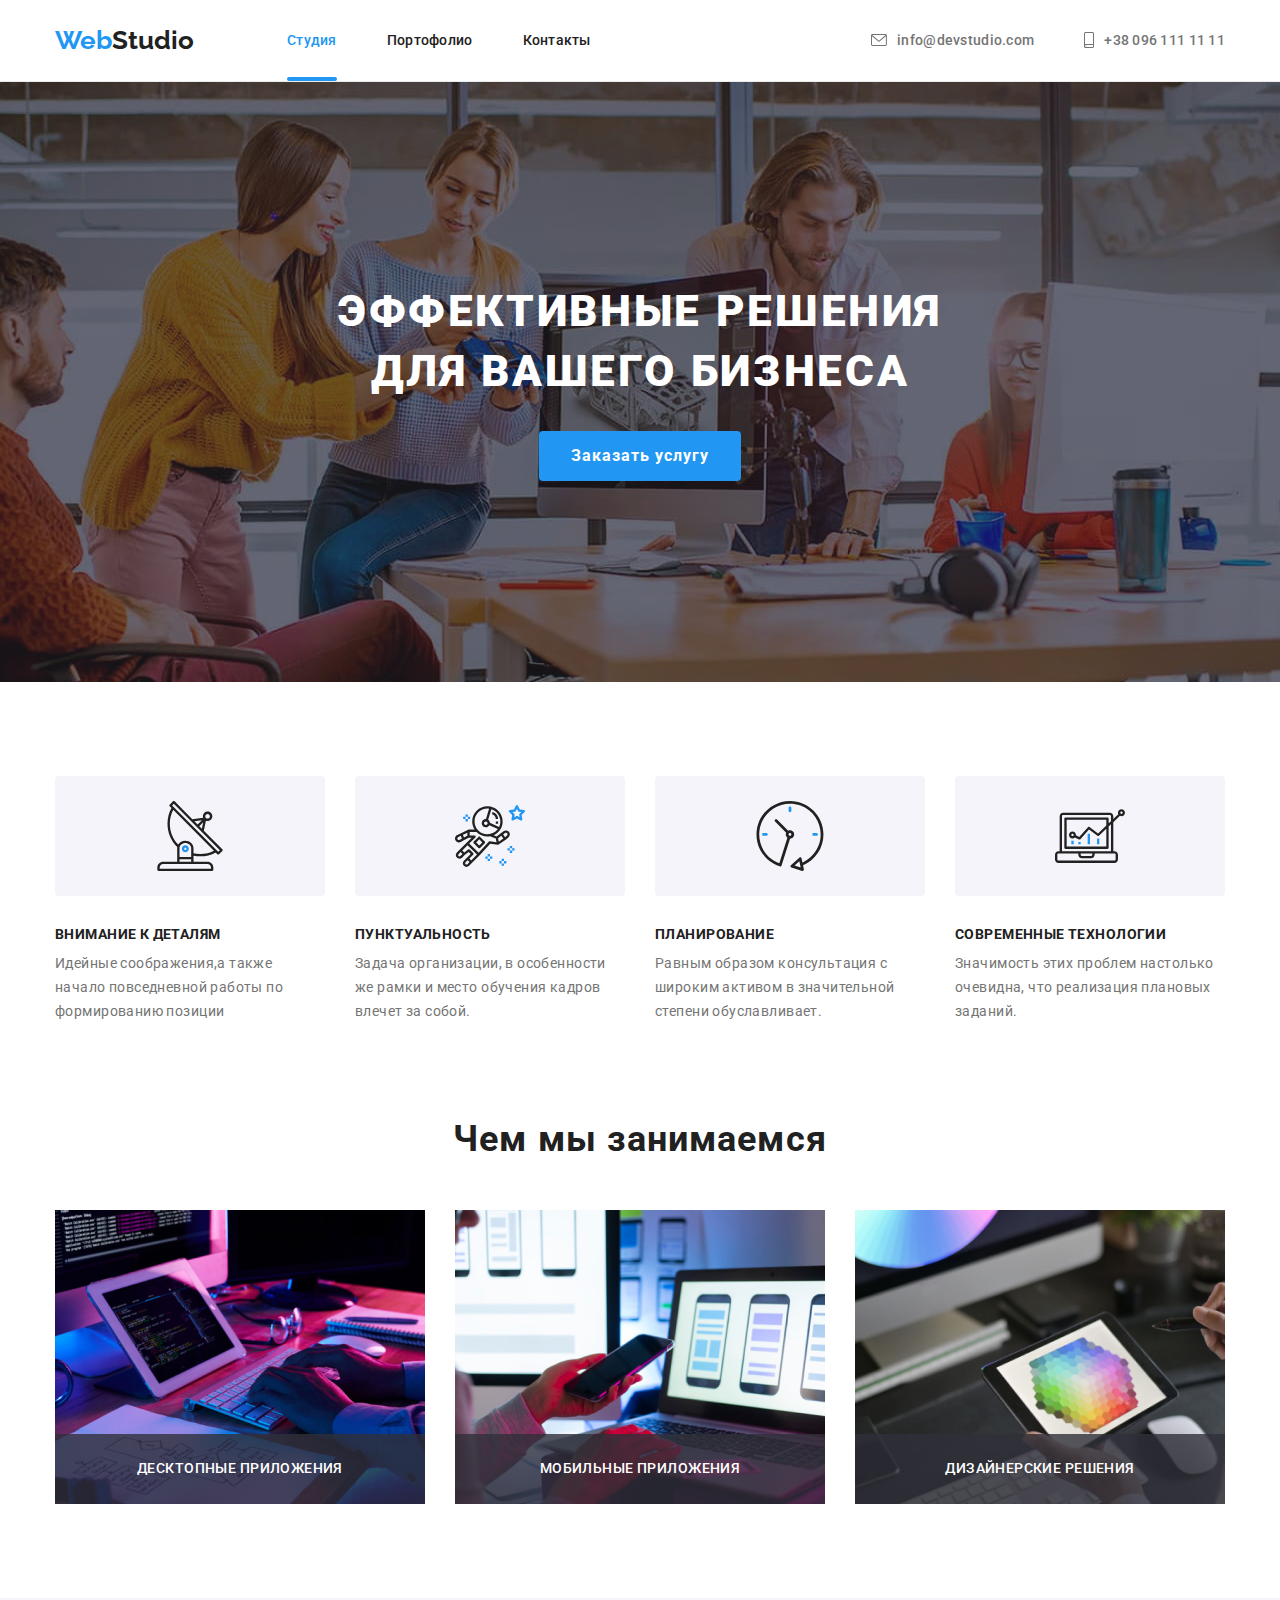
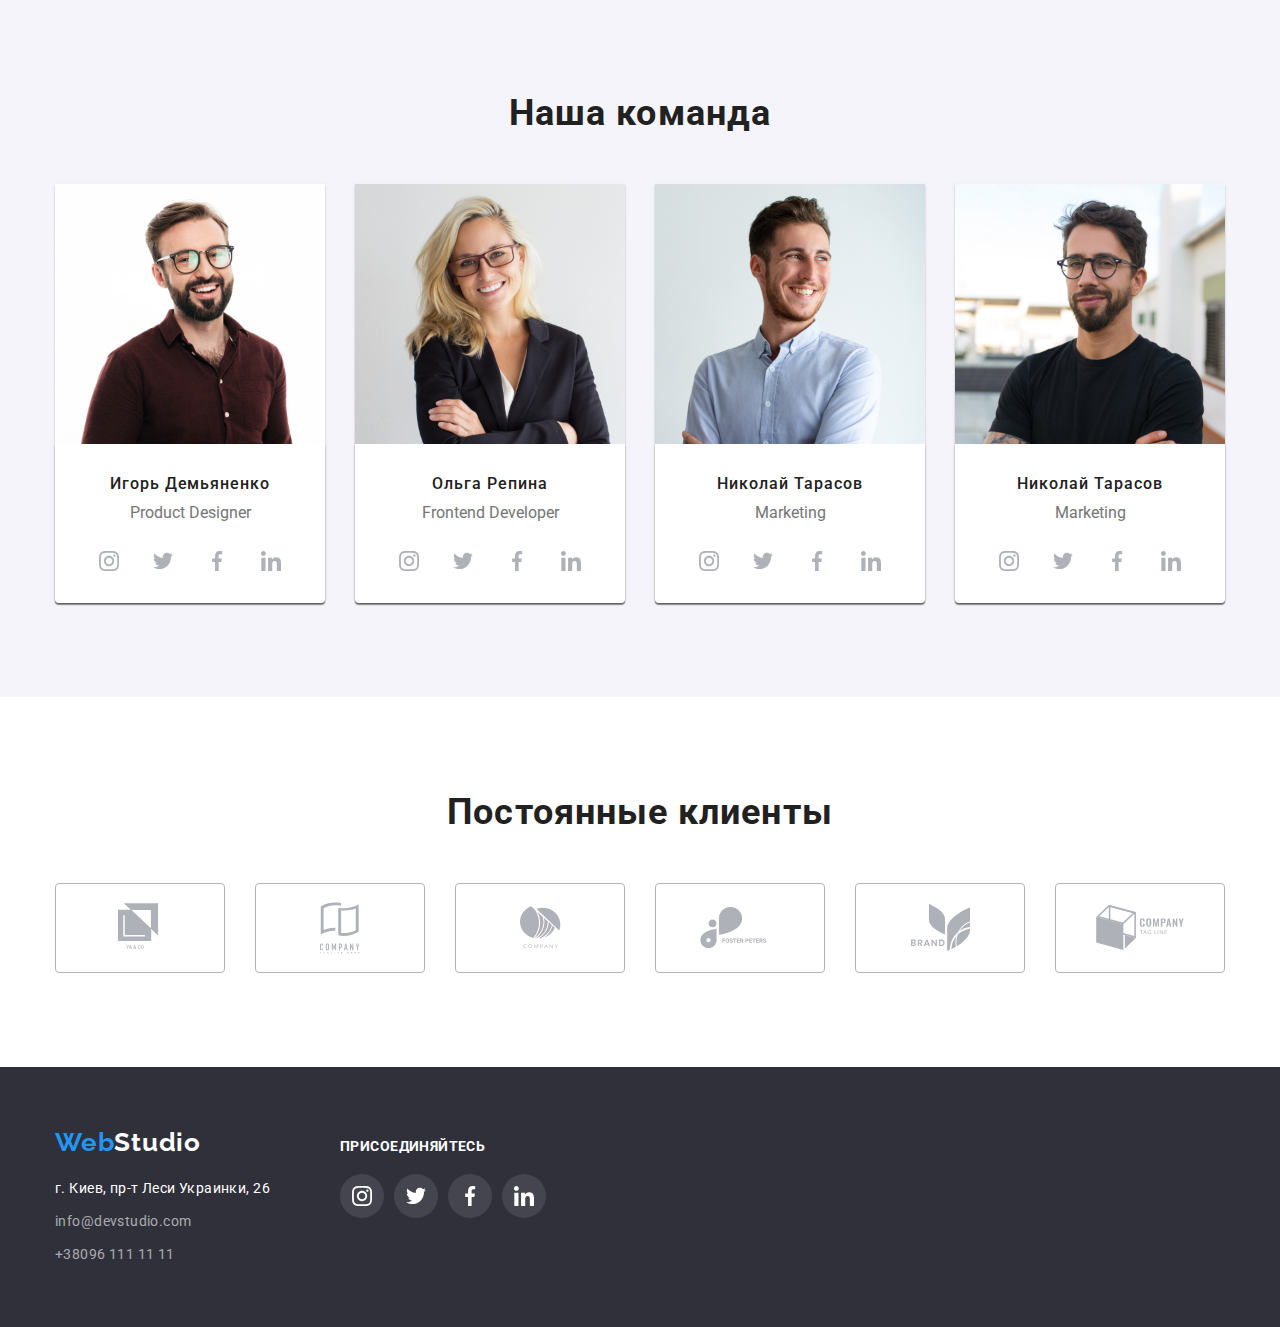
<file: index.html>
<!DOCTYPE html>
<html lang="ru">
  <head>
    <meta charset="UTF-8" />
    <meta name="viewport" content="width=device-width, initial-scale=1.0" />
    <title>WebStudio</title>
    <link rel="preconnect" href="https://fonts.gstatic.com" />
    <link
      href="https://fonts.googleapis.com/css2?family=Raleway:wght@700&family=Roboto:wght@400;500;700;900&display=swap"
      rel="stylesheet"
    />
    <link
      rel="stylesheet"
      href="https://cdnjs.cloudflare.com/ajax/libs/modern-normalize/1.0.0/modern-normalize.min.css"
    />
    <link rel="stylesheet" href="./css/modern-normalize.css">
    <link rel="stylesheet" href="./css/style.css" />
  </head>
  <body>
    <!-- HEADER -->
    <header class="header">
      <div class="container header-container">
        <nav class="header-navigation">
          <a href="./index.html" lang="en" class="header-logo"
            ><span class="logo-decor">Web</span>Studio</a>
          <ul class="header-nav-list">
            <a class="header-nav-link current" href="#">Студия</a></li>
            <li>
              <a class="header-nav-link" href="./portfolio.html">Портофолио</a>
            </li>
            <li><a class="header-nav-link" href="#">Контакты</a></li>
          </ul>
        </nav>
        <ul class="header-contacts">
          <li class="header-contact">
            <a class="header-contact" href="mailto:info@devstudio.com">
              <svg class="mail-icon" width="16" height="12">
                <use href="./images/icons.svg#icon-mail1"></use>
              </svg>
              info@devstudio.com</a>
          </li>
          <li  class="header-contact">
            <a class="header-contact" href="tel:+380961111111">
              <svg class="mail-icon" width="10" height="16">
                <use href="./images/icons.svg#icon-smartphone1"></use>
              </svg>
              +38 096 111 11 11</a
            >
          </li>
        </ul>
      </div>
    </header>

  <main>
    <section class="hero">
      <div class="container">
        <h1 class="title">Эффективные решения<br>для вашего бизнеса</h1>
        <button class="hero-btn" type="button" data-modal-open>Заказать услугу</button>
      </div>
    </section>
    <section class="section-advantages">
      <div class="container">
        <ul class="advantages-paragraph">
          <li class="advantages-item">
            <div class="adv-icons">
            <svg class="adv-svg" width="70" height="70">
              <use href="./images/icons.svg#icon-antenna" ></use>
            </svg>
          </div>
            <h3 class="advantages">Внимание к деталям</h3>
            <p class="text-advantages">Идейные соображения,а также<br>начало повседневной работы
              по<br>формированию позиции</p>
          </li>
          <li class="advantages-item">
            <div class="adv-icons">
              <svg class="adv-svg" width="70" height="70">
                <use href="./images/icons.svg#icon-astronaut"></use>
              </svg>
            </div>
            <h3 class="advantages">Пунктуальность</h3>
            <p class="text-advantages">Задача организации, в особенности<br>же рамки и место обучения
              кадров<br>влечет за собой.</p>
          </li>
          <li class="advantages-item">
            <div class="adv-icons">
              <svg class="adv-svg" width="70" height="70">
                <use href="./images/icons.svg#icon-clock"></use>
              </svg>
            </div>
            <h3 class="advantages">Планирование</h3>
            <p class="text-advantages">Равным образом консультация с<br>широким активом в
              значительной<br>степени обуславливает.</p>
          </li>
          <li class="advantages-item">
            <div class="adv-icons">
              <svg class="adv-svg" width="70" height="70">
                <use href="./images/icons.svg#icon-diagram"></use>
              </svg>
            </div>
            <h3 class="advantages">Современные технологии</h3>
            <p class="text-advantages">Значимость этих проблем настолько<br>очевидна, что реализация
              плановых<br>заданий.</p>
          </li>
        </ul>
      </div>
    </section>
    <section class="we-doing">
      <div class="container">
        <h2 class="sect-header">Чем мы занимаемся</h2>
        <ul class="advantages-img">
          <li class="img-items">
            <div class="advantages-thumb">
            <img src="./images/img1.jpg" alt="img1" width="370" height="294">
            <div class="adv-img-text">Десктопные приложения</div>
          </div></li>
          <li class="img-items">
            <div class="advantages-thumb">
            <img src="./images/img2.jpg" alt="img2" width="370" height="294">
            <div class="adv-img-text">Мобильные приложения</div>
          </div></li>
          <li class="img-items">
            <div class="advantages-thumb">
            <img src="./images/img3.jpg" alt="img3" width="370" height="294">
            <div class="adv-img-text">Дизайнерские решения</div>
          </div></li>
        </ul>
      </div>
    </section>
    <section class="team">
      <div class="team-container container">
        <h2 class="team-title">Наша команда</h2>
        <ul class="team-list">
          <li class="team-list-item">
            <img src="./images/img4.jpg" alt="Игорь Демьяненко" width="270" height="260">
            <div class="team-name">
              <h3 class="team-title-name">Игорь Демьяненко</h3>
              <p class="team-text" lang="en">Product Designer</p>
              <ul class="team-contacts">
              <li class="team-contacts-item">
                <a href="https://instagram.com" class="team-contacts-link" target="_blank">
                  <svg class="team-cont-svg" width="20" height="20">
                    <use href="./images/icons.svg#icon-instagram1"></use>
                  </svg>
                </a>
              </li>
              <li class="team-contacts-item">
                <a href="https://twitter.com/?lang=uk" class="team-contacts-link" target="_blank">
                  <svg class="team-cont-svg" width="20" height="20">
                    <use href="./images/icons.svg#icon-twitter-icon1"></use>
                  </svg>
                </a>
              </li>
              <li class="team-contacts-item">
                <a href="https://www.facebook.com/" class="team-contacts-link" target="_blank">
                  <svg class="team-cont-svg" width="20" height="20">
                    <use href="./images/icons.svg#icon-facebook1"></use>
                  </svg>
                </a>
              </li>
              <li class="team-contacts-item">
                <a href="https://www.linkedin.com/" class="team-contacts-link" target="_blank">
                  <svg class="team-cont-svg" width="20" height="20">
                    <use href="./images/icons.svg#icon-linkedin-icon1"></use>
                  </svg>
                </a>
              </li>
              </ul>
            </div>
          </li>
          <li class="team-list-item">
            <img src="./images/img5.jpg" alt="Ольга Репина" width="270" height="260">
            <div class="team-name">
              <h3 class="team-title-name">Ольга Репина</h3>
              <p class="team-text" lang="en">Frontend Developer</p>
              <ul class="team-contacts">
              
                <li class="team-contacts-item">
                  <a href="https://instagram.com" class="team-contacts-link" target="_blank">
                    <svg class="team-cont-svg" width="20" height="20">
                      <use href="./images/icons.svg#icon-instagram1"></use>
                    </svg>
                  </a>
                </li>
                
                <li class="team-contacts-item">
                  <a href="https://twitter.com/?lang=uk" class="team-contacts-link" target="_blank">
                    <svg class="team-cont-svg" width="20" height="20">
                      <use href="./images/icons.svg#icon-twitter-icon1"></use>
                    </svg>
                  </a>
                </li>
                
                <li class="team-contacts-item">
                  <a href="https://www.facebook.com/" class="team-contacts-link" target="_blank">
                    <svg class="team-cont-svg" width="20" height="20">
                      <use href="./images/icons.svg#icon-facebook1"></use>
                    </svg>
                  </a>
                </li>
                
                <li class="team-contacts-item">
                  <a href="https://www.linkedin.com/" class="team-contacts-link" target="_blank">
                    <svg class="team-cont-svg" width="20" height="20">
                      <use href="./images/icons.svg#icon-linkedin-icon1"></use>
                    </svg>
                  </a>
                </li>
              </ul>
            </div>
          </li>
          <li class="team-list-item">
            <img src="./images/img6.jpg" alt="Николай Тарасов" width="270" height="260">
            <div class="team-name">
              <h3 class="team-title-name">Николай Тарасов</h3>
              <p class="team-text" lang="en">Marketing</p>
              <ul class="team-contacts">
              
                <li class="team-contacts-item">
                  <a href="https://instagram.com" class="team-contacts-link" target="_blank">
                    <svg class="team-cont-svg" width="20" height="20">
                      <use href="./images/icons.svg#icon-instagram1"></use>
                    </svg>
                  </a>
                </li>
                
                <li class="team-contacts-item">
                  <a href="https://twitter.com/?lang=uk" class="team-contacts-link" target="_blank">
                    <svg class="team-cont-svg" width="20" height="20">
                      <use href="./images/icons.svg#icon-twitter-icon1"></use>
                    </svg>
                  </a>
                </li>
                
                <li class="team-contacts-item">
                  <a href="https://www.facebook.com/" class="team-contacts-link" target="_blank">
                    <svg class="team-cont-svg" width="20" height="20">
                      <use href="./images/icons.svg#icon-facebook1"></use>
                    </svg>
                  </a>
                </li>
                
                <li class="team-contacts-item">
                  <a href="https://www.linkedin.com/" class="team-contacts-link" target="_blank">
                    <svg class="team-cont-svg" width="20" height="20">
                      <use href="./images/icons.svg#icon-linkedin-icon1"></use>
                    </svg>
                  </a>
                </li>
              </ul>
            </div>
          </li>
          <li class="team-list-item">
            <img src="./images/img7.jpg" alt="Михаил Ермаков" width="270" height="260">
            <div class="team-name">
              <h3 class="team-title-name">Николай Тарасов</h3>
              <p class="team-text" lang="en">Marketing</p>
              <ul class="team-contacts">
              
                <li class="team-contacts-item">
                  <a href="https://instagram.com" class="team-contacts-link" target="_blank">
                    <svg class="team-cont-svg" width="20" height="20">
                      <use href="./images/icons.svg#icon-instagram1"></use>
                    </svg>
                  </a>
                </li>
                
                <li class="team-contacts-item">
                  <a href="https://twitter.com/?lang=uk" class="team-contacts-link" target="_blank">
                    <svg class="team-cont-svg" width="20" height="20">
                      <use href="./images/icons.svg#icon-twitter-icon1"></use>
                    </svg>
                  </a>
                </li>
                
                <li class="team-contacts-item">
                  <a href="https://www.facebook.com/" class="team-contacts-link" target="_blank">
                    <svg class="team-cont-svg" width="20" height="20">
                      <use href="./images/icons.svg#icon-facebook1"></use>
                    </svg>
                  </a>
                </li>
                
                <li class="team-contacts-item">
                  <a href="https://www.linkedin.com/" class="team-contacts-link" target="_blank">
                    <svg class="team-cont-svg" width="20" height="20">
                      <use href="./images/icons.svg#icon-linkedin-icon1"></use>
                    </svg>
                  </a>
                </li>
              </ul>
            </div>
          </li>
        </ul>
      </div>
    </section>
    <section class="clients">
      <div class="container">
        <h2 class="sect-header">Постоянные клиенты</h2>
        <ul class="clients-list">
          <li class="clients-item">
            <a href="#" class="clients-link" target="_blank">
              <svg class="clients-svg" width="44.27" height="49.23">
                <use href="./images/icons.svg#icon-logo1"></use>
              </svg>
            </a>
          </li>
          <li class="clients-item">
            <a href="#" class="clients-link" target="_blank">
              <svg class="clients-svg" width="40" height="52">
                <use href="./images/icons.svg#icon-logo2"></use>
              </svg>
            </a>
          </li>
          <li class="clients-item">
            <a href="#" class="clients-link" target="_blank">
              <svg class="clients-svg" width="41" height="42.6">
                <use href="./images/icons.svg#icon-logo3"></use>
              </svg>
            </a>
          </li>
          <li class="clients-item">
            <a href="#" class="clients-link" target="_blank">
              <svg class="clients-svg" width="79.66" height="42.02">
                <use href="./images/icons.svg#icon-logo4"></use>
              </svg>
            </a>
          </li>
          <li class="clients-item">
            <a href="#" class="clients-link" target="_blank">
              <svg class="clients-svg" width="59" height="47">
                <use href="./images/icons.svg#icon-logo5"></use>
              </svg>
            </a>
          </li>
          <li class="clients-item">
            <a href="#" class="clients-link" target="_blank">
              <svg class="clients-svg" width="88.48" height="45.44">
                <use href="./images/icons.svg#icon-logo6"></use>
              </svg>
            </a>
          </li>
        </ul>
      </div>
    </section>
  </main>
  <footer class="footer" id="contacts">
    <div class="container footer-container">
      <div class="main-footer">
        <a href="./index.html" class="logo"><span class="web">Web</span>Studio</a>
        <address>
          <p class="address">г. Киев, пр-т Леси Украинки, 26</p>
          <ul class="contacts-foot">
            <li>
              <a href="mailto:info@devstudio.com">info@devstudio.com</a>
            </li>
            <li>
              <a href="tel:+380961111111">+38096 111 11 11</a>
            </li>
          </ul>
        </address>
      </div>
      <div class="follow-us">
        <h2 class="follow-us-title">присоединяйтесь</h2>
        <ul class="footer-contact-list">
          <li class="footer-contact-item">
            <a href="https://instagram.com" class="footer-contact-link" target="_blank">
              <svg class="footer-contact-svg" width="20" height="20">
                <use href="./images/icons.svg#icon-instagram1"></use>
              </svg>
            </a>
          </li>
          <li class="footer-contact-item">
            <a href="https://twitter.com" class="footer-contact-link" target="_blank">
              <svg class="footer-contact-svg" width="20" height="20">
                <use href="./images/icons.svg#icon-twitter-icon1"></use>
              </svg>
            </a>
          </li>
          <li class="footer-contact-item">
            <a href="https://facebook.com" class="footer-contact-link" target="_blank">
              <svg class="footer-contact-svg" width="20" height="20">
                <use href="./images/icons.svg#icon-facebook1"></use>
              </svg>
            </a>
          </li>
          <li class="footer-contact-item">
            <a href="https://linkedin.com" class="footer-contact-link" target="_blank">
              <svg class="footer-contact-svg" width="20" height="20">
                <use href="./images/icons.svg#icon-linkedin-icon1"></use>
              </svg>
            </a>
          </li>
        </ul>
      </div>
    </div>
  </footer>

  <div class="backdrop is-hidden" data-modal>
    <div class="modal">
      <button class="close-btn" data-modal-close>
        <svg class="close-btn-svg" width="11" height="11">
          <use href="./images/icons.svg#vector"></use>
        </svg>
      </button>
    </div>
  </div>
  <script src="./js/modal.js"></script>
  </body>
</html>
</file>
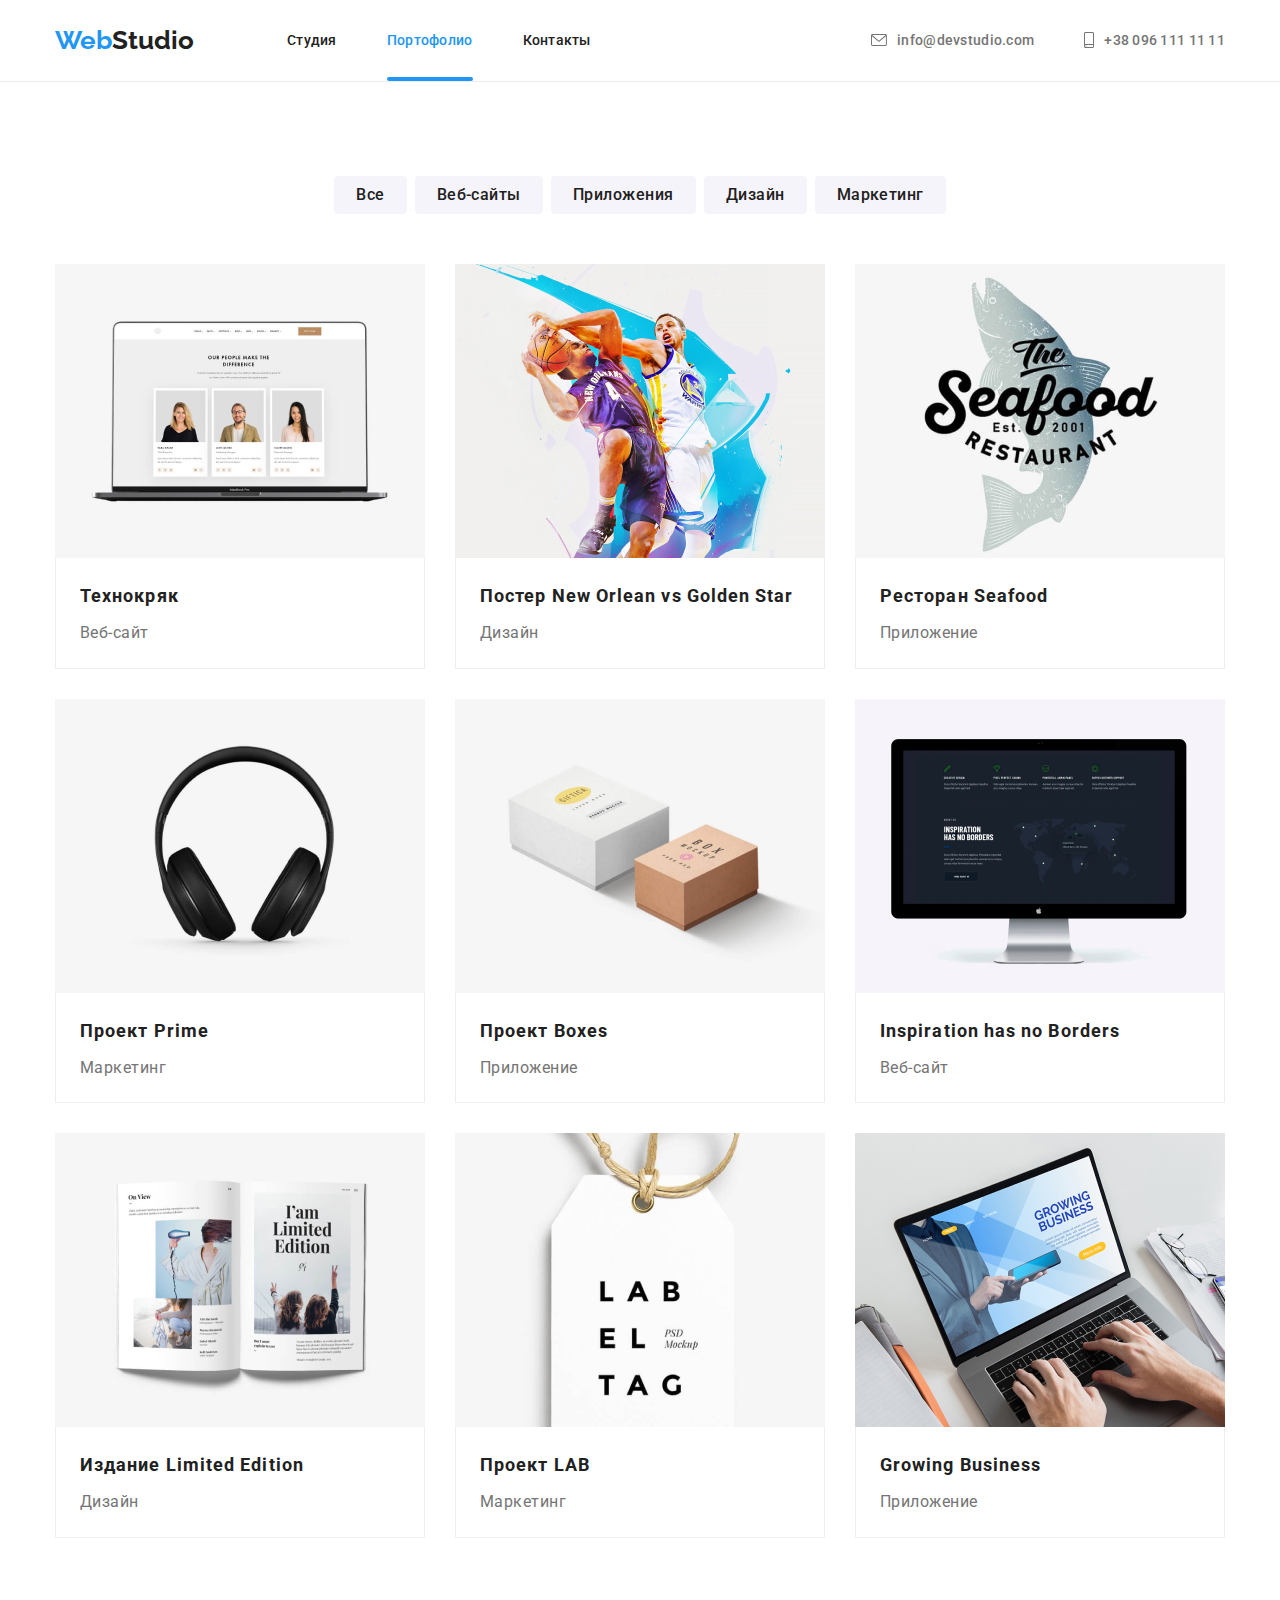
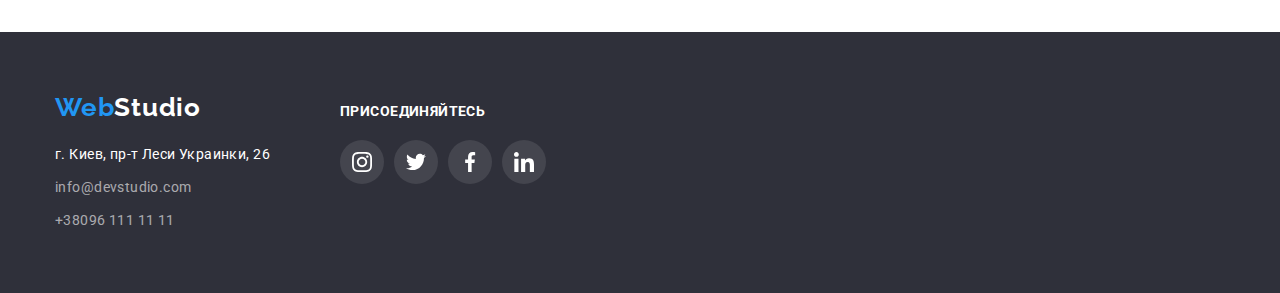
<file: portfolio.html>
<!DOCTYPE html>
<html lang="ru">
<head>
    <meta charset="UTF-8">
    <meta http-equiv="X-UA-Compatible" content="IE=edge">
    <meta name="viewport" content="width=device-width, initial-scale=1.0">
    <title>Portfolio</title>
    <link rel="preconnect" href="https://fonts.gstatic.com" />
    <link href="https://fonts.googleapis.com/css2?family=Raleway:wght@700&family=Roboto:wght@400;500;700;900&display=swap"
        rel="stylesheet" />
    <link rel="stylesheet" href="https://cdnjs.cloudflare.com/ajax/libs/modern-normalize/1.0.0/modern-normalize.min.css" />
    <link rel="stylesheet" href="./css/modern-normalize.css">
    <link rel="stylesheet" href="./css/style.css" />
    </head>
    
    <body>
        <header class="header">
            <div class="container header-container">
                <nav class="header-navigation">
                    <a href="./index.html" lang="en" class="header-logo"><span class="logo-decor">Web</span>Studio</a>
                    <ul class="header-nav-list">
                        <li><a class="header-nav-link " href="./index.html">Студия</a></li>
                        <li>
                            <a class="header-nav-link current" href="./portfolio.html">Портофолио</a>
                        </li>
                        <li><a class="header-nav-link" href="#">Контакты</a></li>
                    </ul>
                </nav>
                <ul class="header-contacts">
                    <li class="header-contact">
                        <a class="header-contact" href="mailto:info@devstudio.com">
                            <svg class="mail-icon" width="16" height="12">
                                <use href="./images/icons.svg#icon-mail1"></use>
                            </svg>
                            info@devstudio.com</a>
                    </li>
                    <li class="header-contact">
                        <a class="header-contact" href="tel:+380961111111">
                            <svg class="mail-icon" width="10" height="16">
                                <use href="./images/icons.svg#icon-smartphone1"></use>
                            </svg>
                            +38 096 111 11 11</a>
                    </li>
                </ul>
            </div>
        </header>
        <main>
            <section class="portfolio">
                <div class="container">
                    <!-- <h2></h2> -->
                    <ul class="active-btn">
                        <li>
                            <button class="portfolio-btn" id="active">Все</button>
                        </li>
                        <li>
                            <button class="portfolio-btn">Веб-сайты</button>
                        </li>
                        <li>
                            <button class="portfolio-btn">Приложения</button>
                        </li>
                        <li>
                            <button class="portfolio-btn">Дизайн</button>
                        </li>
                        <li>
                            <button class="portfolio-btn">Маркетинг</button>
                        </li>
                    </ul>
                        <ul class="card-set">
                            <li class="item">
                                <div class="thumb">
                                <img src="./images/технокряк.jpg" alt="Технокряк" width="370" height="294">
                                <div class="overlay">Технокряк это современная площадка распространения
                                    коронавируса. Компании используют эту платформу для
                                    цифрового шпионажа и атак на защищённые сервера конкурентов.</div></div>
                                <div class="port-cards">
                                    <h3 class="port-img">Технокряк</h3>
                                    <p class="port-img-text">Веб-сайт</p>
                                </div>
                            </li>
                            <li class="item">
                                <div class="thumb">
                                <img src="./images/постер-star.jpg" alt="Постер New Orlean vs Golden Star" width="370" height="294">
                                <div class="overlay">Технокряк это современная площадка распространения
                                    коронавируса. Компании используют эту платформу для
                                    цифрового шпионажа и атак на защищённые сервера конкурентов.</div></div>
                                <div class="port-cards">
                                    <h3 class="port-img">Постер New Orlean vs Golden Star</h3>
                                    <p class="port-img-text">Дизайн</p>
                                </div>
                            </li>
                            <li class="item">
                                <div class="thumb">
                                <img src="./images/ресторан.jpg" alt="Ресторан Seafood" width="370" height="294">
                                <div class="overlay">Технокряк это современная площадка распространения
                                    коронавируса. Компании используют эту платформу для
                                    цифрового шпионажа и атак на защищённые сервера конкурентов.</div></div>
                                <div class="port-cards">
                                    <h3 class="port-img">Ресторан Seafood</h3>
                                    <p class="port-img-text">Приложение</p>
                                </div>
                            </li>
                            <li class="item">
                                <div class="thumb">
                                <img src="./images/проект-prime.jpg" alt="Проект Prime" width="370" height="294">
                                <div class="overlay">Технокряк это современная площадка распространения
                                    коронавируса. Компании используют эту платформу для
                                    цифрового шпионажа и атак на защищённые сервера конкурентов.</div></div>
                                <div class="port-cards">
                                    <h3 class="port-img">Проект Prime</h3>
                                    <p class="port-img-text">Маркетинг</p>
                                </div>
                            </li>
                            <li class="item">
                                <div class="thumb">
                                <img src="./images/проект-boxes.jpg" alt="Проект Boxes" width="370" height="294">
                                <div class="overlay">Технокряк это современная площадка распространения
                                    коронавируса. Компании используют эту платформу для
                                    цифрового шпионажа и атак на защищённые сервера конкурентов.</div></div>
                                <div class="port-cards">
                                    <h3 class="port-img">Проект Boxes</h3>
                                    <p class="port-img-text">Приложение</p>
                                </div>
                            </li>
                            <li class="item">
                                <div class="thumb">
                                <img src="./images/inspiration.jpg" alt="Inspiration has no Borders" width="370" height="294">
                                <div class="overlay">Технокряк это современная площадка распространения
                                    коронавируса. Компании используют эту платформу для
                                    цифрового шпионажа и атак на защищённые сервера конкурентов.</div></div>
                                <div class="port-cards">
                                    <h3 class="port-img">Inspiration has no Borders</h3>
                                    <p class="port-img-text">Веб-сайт</p>
                                </div>
                            </li>
                            <li class="item">
                                <div class="thumb">
                                <img src="./images/издание.jpg" alt="Издание Limited Edition" width="370" height="294">
                                <div class="overlay">Технокряк это современная площадка распространения
                                    коронавируса. Компании используют эту платформу для
                                    цифрового шпионажа и атак на защищённые сервера конкурентов.</div></div>
                                <div class="port-cards">
                                    <h3 class="port-img">Издание Limited Edition</h3>
                                    <p class="port-img-text">Дизайн</p>
                                </div>
                            </li>
                            <li class="item">
                                <div class="thumb">
                                <img src="./images/проект-lab.jpg" alt="Проект LAB" width="370" height="294">
                                <div class="overlay">Технокряк это современная площадка распространения
                                    коронавируса. Компании используют эту платформу для
                                    цифрового шпионажа и атак на защищённые сервера конкурентов.</div></div>
                                <div class="port-cards">
                                    <h3 class="port-img">Проект LAB</h3>
                                    <p class="port-img-text">Маркетинг</p>
                                </div>
                            </li>
                            <li class="item">
                                <div class="thumb">
                                <img src="./images/growing.jpg" alt="Growing Business" width="370" height="294">
                                <div class="overlay">Технокряк это современная площадка распространения
                                    коронавируса. Компании используют эту платформу для
                                    цифрового шпионажа и атак на защищённые сервера конкурентов.</div></div>
                                <div class="port-cards">
                                    <h3 class="port-img">Growing Business</h3>
                                    <p class="port-img-text">Приложение</p>
                                </div>
                            </li>
                        </ul>
                    </div>
            </section>
        </main>
        <footer class="footer" id="contacts">
            <div class="container footer-container">
                <div class="main-footer">
                    <a href="./index.html" class="logo"><span class="web">Web</span>Studio</a>
                    <address>
                        <p class="address">г. Киев, пр-т Леси Украинки, 26</p>
                        <ul class="contacts-foot">
                            <li>
                                <a href="mailto:info@devstudio.com">info@devstudio.com</a>
                            </li>
                            <li>
                                <a href="tel:+380961111111">+38096 111 11 11</a>
                            </li>
                        </ul>
                    </address>
                </div>
                <div class="follow-us">
                    <h2 class="follow-us-title">присоединяйтесь</h2>
                    <ul class="footer-contact-list">
                        <li class="footer-contact-item">
                            <a href="https://instagram.com" class="footer-contact-link" target="_blank">
                                <svg class="footer-contact-svg" width="20" height="20">
                                    <use href="./images/icons.svg#icon-instagram1"></use>
                                </svg>
                            </a>
                        </li>
                        <li class="footer-contact-item">
                            <a href="https://twitter.com" class="footer-contact-link" target="_blank">
                                <svg class="footer-contact-svg" width="20" height="20">
                                    <use href="./images/icons.svg#icon-twitter-icon1"></use>
                                </svg>
                            </a>
                        </li>
                        <li class="footer-contact-item">
                            <a href="https://facebook.com" class="footer-contact-link" target="_blank">
                                <svg class="footer-contact-svg" width="20" height="20">
                                    <use href="./images/icons.svg#icon-facebook1"></use>
                                </svg>
                            </a>
                        </li>
                        <li class="footer-contact-item">
                            <a href="https://linkedin.com" class="footer-contact-link" target="_blank">
                                <svg class="footer-contact-svg" width="20" height="20">
                                    <use href="./images/icons.svg#icon-linkedin-icon1"></use>
                                </svg>
                            </a>
                        </li>
                    </ul>
                </div>
            </div>
        </footer>
    
    </body>
</html>
</file>
<file: css/style.css>
:root {
  --border-color: #eeeeee;
  --white-text: rgba(255, 255, 255, 1);
  --black-text: rgba(33, 33, 33, 1);
  --grey-text: rgba(117, 117, 117, 1);
  --white-text-op60: rgba(255, 255, 255, 0.6);
  --blue-text: rgba(33, 150, 243, 1);
  --hero-background: rgba(47, 48, 58, 1);
  --team-background: rgba(245, 244, 250, 1);
  --border-bottom: #ececec;
  --clients-svg: rgba(175, 177, 184, 1);
  --footer-bg-items: rgba(255, 255, 255, 0.1);
  --modal-btn: rgba(33, 150, 243);
}
.logo {
  font-family: 'Raleway', sans-serif;
  font-weight: 700;
  font-size: 26px;
  line-height: 1.17;
  letter-spacing: 0.03em;
  padding-top: 24px;
  padding-bottom: 25px;
}

.web {
  color: var(--blue-text);
}

a {
  text-decoration: none;
}

body {
  font-family: 'Roboto', sans-serif;
}

img {
  display: block;
  max-width: 100%;
  height: auto;
}

section {
  padding: 94px 0;
}
address {
  font-style: normal;
}
button {
  font-family: inherit;
  border-radius: 4px;
  letter-spacing: 0.06em;
  cursor: pointer;
  border: none;
}
button,
button:active,
button:focus {
  outline: none;
}
* {
  text-decoration: none;
  margin: 0;
  padding: 0;
  border: none;
}

h2,
h3 {
  font-weight: 700;
  color: var(--black-text);
  letter-spacing: 0.06em;
}
a {
  text-decoration: none;
}
p {
  color: var(--grey-text);
}
ul,
ol {
  list-style-type: none;
}
img {
  display: block;
}
.container {
  max-width: 1200px;
  margin-left: auto;
  margin-right: auto;
  padding-left: 15px;
  padding-right: 15px;
}
.logo-decor {
  color: var(--blue-text);
}

/*=== HEADER ===*/
.header {
  border-bottom: 1px solid var(--border-bottom);
}
.header-contact {
  color: var(--black-text);
}
.header-nav-link,
.header-contact {
  display: block;
  padding: 16px 0;
  color: var(--black-text);
}
.header-nav-link:hover,
.header-contact:hover {
  color: var(--blue-text);
}
.header-container {
  display: flex;
  align-items: center;
  justify-content: space-between;
}
.header-navigation {
  display: flex;
  align-items: center;
}
.header-nav-list {
  display: flex;
}
.header-contacts {
  display: flex;
}
.header-logo {
  font-family: 'Raleway', sans-serif;
  font-weight: 700;
  font-size: 26px;
  line-height: 1.2;
  color: var(--black-text);
  margin-right: 93px;
}
.header-contacts,
.header-nav-list {
  font-weight: 500;
  font-size: 14px;
  line-height: 1.2;
  letter-spacing: 0.02em;
}
.header-nav-link {
  color: var(--black-text);
}
.header-contact {
  color: var(--grey-text);
  display: flex;
  align-items: center;
  transition: color 250ms cubic-bezier(0.4, 0, 0.2, 1),
    fill 250ms cubic-bezier(0.4, 0, 0.2, 1);
}
.mail-icon {
  fill: currentColor;
  margin-right: 10px;
}
.header-nav-list :not(:last-child),
.header-contacts :not(:last-child) {
  margin-right: 50px;
}
.current {
  color: var(--blue-text);
}
.current,
.header-nav-link {
  display: block;
  padding-top: 32px;
  padding-bottom: 32px;
  transition: color 250ms cubic-bezier(0.4, 0, 0.2, 1),
    fill 250ms cubic-bezier(0.4, 0, 0.2, 1);
}

.current {
  position: relative;
}

.current::after {
  position: absolute;
  display: block;
  content: '';
  width: 100%;
  height: 4px;
  background-color: var(--blue-text);
  border-radius: 2px;
  bottom: 0;
}
/* ======HERO====== */

.hero {
  background-color: var(--hero-background);
  background-image: linear-gradient(
      to right,
      rgba(47, 48, 58, 0.4),
      rgba(47, 48, 58, 0.4)
    ),
    url(../images/header_img.jpg);
  background-repeat: no-repeat;
  background-size: cover;
  background-position: center;
  height: 600px;
  max-width: 1600px;
  margin-left: auto;
  margin-right: auto;
  color: var(--white-text);
  text-align: center;
  padding-top: 200px;
  padding-bottom: 200px;
}

.hero-btn {
  border: var(--blue-text);
  background: var(--blue-text);
  color: var(--white-text);
  font-family: 'Roboto', sans-serif;
  font-weight: 700;
  font-size: 16px;
  line-height: 1.87;
  letter-spacing: 0.06em;
  margin-top: 30px;
  padding: 10px 32px;
  border-radius: 4px;
}

.title {
  text-transform: uppercase;
  font-weight: 900;
  font-size: 44px;
  line-height: 1.36;
  letter-spacing: 0.06em;
}
/*ПЕРЕВАГИ*/
.section-advantages {
  background-color: white;
  padding-top: 94px;
  padding-bottom: 94px;
}

.advantages-paragraph,
.advantages-img {
  display: flex;
}

.advantages-paragraph .advantages-item {
  flex-basis: calc(100% / 4);
}

.advantages-item:not(:last-child) {
  margin-right: 30px;
}
.adv-icons {
  background-color: var(--team-background);
  width: 270px;
  height: 120px;
  display: flex;
  justify-content: center;
  align-items: center;
  margin-bottom: 30px;
  border-radius: 4px;
}

.advantages {
  color: var(--black-text);
  font-weight: 700;
  font-size: 14px;
  line-height: 1.17;
  letter-spacing: 0.03em;
  text-transform: uppercase;
}
.advantages {
  margin-bottom: 10px;
}
.text-advantages {
  color: var(--grey-text);
  font-weight: 400;
  font-size: 14px;
  line-height: 1.71;
  letter-spacing: 0.03em;
}
/*СЕКЦИЯ ПРЕИМУЩЕСТВА we-doing*/
/* .adv-img-text{
  position: absolute;
  align-items: center;
  padding-top: 27px;
  padding-bottom: 27px;
  text-align:  center;
  background-color: rgba(47, 48, 58, 0.8);
  color: var(--white-text);
  text-transform: uppercase;
  letter-spacing: 0.03em;
  font-size: 14px;
  bottom: 0;
  width: 100%;
} */
.advantages-img {
  margin-top: 50px;
}
.we-doing {
  background-color: white;
  padding-top: 0;
  padding-bottom: 94px;
}
.sect-header {
  color: var(--black-text);
  font-weight: 700;
  font-size: 36px;
  line-height: 1.17;
  letter-spacing: 0.03em;
  text-align: center;
}
.advantages-img .img-items {
  flex-basis: calc(100% / 3);
}

.img-items:not(:last-child) {
  margin-right: 30px;
}
.advantages-thumb {
  position: relative;
  height: 294px;
}
.adv-img-text {
  position: absolute;
  bottom: 0;
  width: 100%;
  font-weight: 500;
  font-size: 14px;
  line-height: 1.14;
  letter-spacing: 0.03em;
  text-transform: uppercase;
  text-align: center;
  padding-top: 27px;
  padding-bottom: 27px;
  color: var(--white-text);
  background-color: rgba(47, 48, 58, 0.8);
}
/*СЕКЦИЯ КОМАНДА*/
.team-title {
  color: var(--black-text);
  font-weight: 700;
  font-size: 36px;
  line-height: 1.17;
  letter-spacing: 0.03em;
  text-align: center;
}

.team {
  background-color: var(--team-background);
  padding-top: 94px;
  padding-bottom: 94px;
}
.team-container {
  text-align: center;
}
.team-title {
  margin-bottom: 50px;
}
.team-list {
  display: flex;
}
.team-list-item {
  box-shadow: 0px 1px 3px rgba(0, 0, 0, 0.12), 0px 1px 1px rgba(0, 0, 0, 0.14),
    0px 2px 1px rgba(0, 0, 0, 0.2);
  border-radius: 0px 0px 4px 4px;
  background-color: var(--white-color);
  width: 270px;
}
.team-list-item:not(:last-child) {
  margin-right: 30px;
}
.team-name {
  padding: 30px 20px 20px;
  background-color: white;

  border-bottom-left-radius: 4px;
  border-bottom-right-radius: 4px;
  box-shadow: 0px 1px 3px rgba(0, 0, 0, 0.12), 0px 1px 1px rgba(0, 0, 0, 0.14),
    0px 2px 1px rgba(0, 0, 0, 0.2);
}
.team-title-name {
  font-weight: 500;
  font-size: 16px;
  line-height: 1.2;
  margin-bottom: 10px;
}
.team-contacts-item {
  height: 44px;
  width: 44px;
}
.team-text {
  font-size: 16px;
  line-height: 1.2;
  margin-bottom: 16px;
}
.team-contacts {
  display: flex;
  justify-content: center;
}
.team-contacts-link {
  background-color: var(--white-text);
  border-radius: 50%;
  display: flex;
  justify-content: center;
  align-items: center;
  width: 44px;
  height: 44px;
  color: #afb1b8;
  transition: background-color 250ms cubic-bezier(0.4, 0, 0.2, 1);
}
.team-contacts li:not(:last-child) {
  margin-right: 10px;
}

.team-cont-svg {
  fill: var(--clients-svg);
  transition: fill 250ms cubic-bezier(0.4, 0, 0.2, 1);
}

.team-cont-svg {
  fill: currentColor;
}

.team-contacts-link:hover,
.team-contacts-link:focus {
  background-color: var(--blue-text);
  color: var(--white-text);
}
/*Клиенты*/
.clients-svg {
  fill: var(--clients-svg);
  transition: color 250ms cubic-bezier(0.4, 0, 0.2, 1),
    fill 250ms cubic-bezier(0.4, 0, 0.2, 1);
}
.clients {
  padding-top: 94px;
  padding-bottom: 94px;
  text-align: center;
}

.clients-list {
  display: flex;
  flex-wrap: wrap;
  margin-right: -30px;
  margin-top: 50px;
}

.clients-item {
  margin-right: 30px;
}

.clients-link {
  display: flex;
  justify-content: center;
  align-items: center;
  width: 170px;
  height: 90px;
  color: #afb1b8;
  border-radius: 4px;
  border: 1px solid #afb1b8;
  transition: fill 250ms cubic-bezier(0.4, 0, 0.2, 1),
    border 250ms cubic-bezier(0.4, 0, 0.2, 1);
}

.clients-svg {
  fill: currentColor;
}

.clients-link:hover,
.clients-link:focus {
  color: var(--blue-text);
  border: 1px solid var(--blue-text);
}
/*ФУТЕР*/
.footer {
  background-color: var(--hero-background);
  padding-top: 60px;
  padding-bottom: 60px;
}

.footer-container {
  display: flex;
  align-items: baseline;
}

.main-footer {
  margin-right: 70px;
}

.footer a {
  color: var(--white-text);
}

.address {
  color: white;
  font-weight: 400;
  font-size: 14px;
  line-height: 1.71;
  letter-spacing: 0.03em;
  padding-top: 20px;
}

.contacts-foot a {
  color: var(--white-text-op60);
  font-family: 'Roboto', sans-serif;
  font-weight: 400;
  font-size: 14px;
  line-height: 1.71;
  letter-spacing: 0.03em;
  transition: color 250ms cubic-bezier(0.4, 0, 0.2, 1),
    fill 250ms cubic-bezier(0.4, 0, 0.2, 1);
}

.contacts-foot li {
  padding-top: 9px;
}

.contacts-foot a:hover,
.contacts-foot a:focus {
  color: var(--blue-text);
}

.footer-contact-list {
  display: flex;
}

.follow-us-title {
  font-family: 'Roboto', sans-serif;
  font-weight: 700;
  font-size: 14px;
  line-height: 1.17;
  letter-spacing: 0.03em;
  color: var(--white-text);
  text-transform: uppercase;
  margin-bottom: 20px;
}

.footer-contact-item:not(:last-child) {
  margin-right: 10px;
}

.footer-contact-link {
  display: flex;
  justify-content: center;
  align-items: center;
  width: 44px;
  height: 44px;
  color: var(--white-text);
  border-radius: 50%;
  background-color: var(--footer-bg-items);
  transition: background-color 250ms cubic-bezier(0.4, 0, 0.2, 1);
}

.footer-contact-svg {
  fill: currentColor;
}

.footer-contact-link:hover,
.footer-contact-link:focus {
  background-color: var(--blue-text);
}

/*ПОРТФОЛИО*/
.portfolio {
  background-color: white;
  padding-top: 94px;
  padding-bottom: 94px;
}

.portfolio-btn.active,
.portfolio-btn:hover,
.portfolio-btn:focus {
  color: var(--white-text);
  background-color: var(--blue-text);
}

.portfolio-btn {
  padding: 6px 22px;
  border-radius: 4px;
}

.active-btn {
  display: flex;
  justify-content: center;
}

.active-btn li:not(:last-child) {
  margin-right: 8px;
}

.portfolio-btn {
  border: var(--team-background);
  background: var(--team-background);
  color: var(--black-text);
  font-family: 'Roboto', sans-serif;
  font-weight: 500;
  font-size: 16px;
  line-height: 1.62;
  letter-spacing: 0.03em;
  transition: background-color 250ms cubic-bezier(0.4, 0, 0.2, 1),
    color 250ms cubic-bezier(0.4, 0, 0.2, 1),
    box-shadow 250ms cubic-bezier(0.4, 0, 0.2, 1);
}

.card-set {
  display: flex;
  flex-wrap: wrap;
  margin-left: -30px;
  margin-top: -30px;
}
.active-btn {
  margin-bottom: 50px;
}

.card-set .item {
  flex-basis: calc(100% / 3 - 30px);
  margin-left: 30px;
  margin-top: 30px;
}

.port-img {
  color: var(--black-text);
  font-weight: 700;
  font-size: 18px;
  line-height: 2;
  letter-spacing: 0.06em;
  margin-bottom: 4px;
}

.port-img-text {
  color: var(--grey-text);
  font-weight: 400;
  font-size: 16px;
  line-height: 1.87;
  letter-spacing: 0.03em;
}

.port-cards {
  border-bottom: 1px solid #eeeeee;
  border-right: 1px solid #eeeeee;
  border-left: 1px solid #eeeeee;
  padding-top: 20px;
  padding-left: 24px;
  padding-bottom: 20px;
  padding-bottom: 20px;
  padding-right: 20px;
}
.portfolio-btn:hover,
.portfolio-btn:focus {
  color: white;
  background-color: var(--blue-text);
  box-shadow: 0px 3px 1px rgba(0, 0, 0, 0.1), 0px 1px 2px rgba(0, 0, 0, 0.08),
    0px 2px 2px rgba(0, 0, 0, 0.12);
}
.item:hover {
  box-shadow: 0px 1px 1px rgba(0, 0, 0, 0.12), 0px 4px 4px rgba(0, 0, 0, 0.06),
    1px 4px 6px rgba(0, 0, 0, 0.16);
  transition: 0.5s;
}

.thumb {
  position: relative;
  overflow: hidden;
}
.overlay {
  position: absolute;
  top: 100%;
  left: 0;
  width: 100%;
  height: 100%;
  padding: 63px 24px;
  font-size: 18px;
  line-height: 1.56;
  letter-spacing: 0.03em;
  transition: transform 250ms cubic-bezier(0.4, 0, 0.2, 1);
  background-color: rgba(33, 150, 243, 0.9);
  color: var(--white-text);
}

.item:hover .overlay,
.item:focus .overlay {
  transform: translateY(-100%);
}
/*-----МОДАЛКА-------*/
.close-btn {
  position: absolute;
  display: block;
  top: 8px;
  right: 8px;
  width: 30px;
  height: 30px;
  border-radius: 50%;
  border: 1px solid rgba(0, 0, 0, 0.1);
  background-color: var(--white-text);
  cursor: pointer;
}

.backdrop {
  position: fixed;
  top: 0;
  left: 0;
  z-index: auto;
  width: 100%;
  height: 100%;
  background-color: rgba(0, 0, 0, 0.2);
  opacity: 1;
  transition: opacity 250ms cubic-bezier(0.4, 0, 0.2, 1),
    visibility 250ms cubic-bezier(0.4, 0, 0.2, 1);
}

.modal {
  position: absolute;
  z-index: auto;
  top: 50%;
  left: 50%;
  transform: translate(-50%, -50%) scale(1);
  background-color: var(--white-text);
  min-width: 528px;
  min-height: 581px;
  border-radius: 4px;
  box-shadow: 0px 1px 3px rgba(0, 0, 0, 0.12), 0px 1px 1px rgba(0, 0, 0, 0.14),
    0px 2px 1px rgba(0, 0, 0, 0.2);
  transition: transform 250ms cubic-bezier(0.4, 0, 0.2, 1);
}

.is-hidden .modal {
  transform: translate(-50%, -50%) scale(0.9);
}
.is-hidden {
  opacity: 0;
  visibility: hidden;
  pointer-events: none;
}
/* .close-btn:hover .close-btn-svg,
.close-btn:focus .close-btn-svg {
  fill: var(--blue-text);
}
.close-btn:active {
  outline: none;
}

.close-btn-svg {
  transition: fill 250ms cubic-bezier(0.4, 0, 0.2, 1);
} */
</file>
